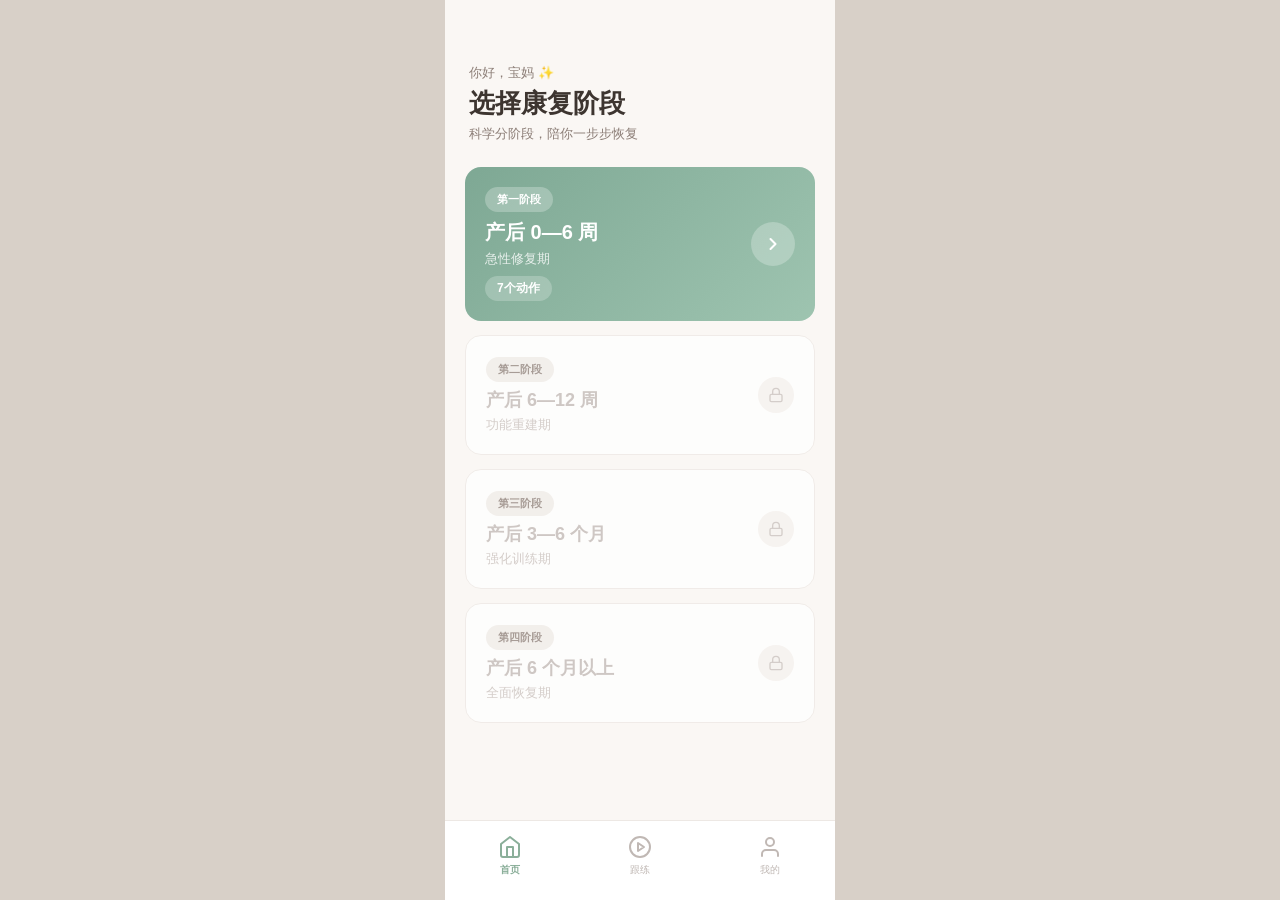
<file: prototype/index.html>
<!DOCTYPE html>
<html lang="zh-CN">
<head>
<meta charset="UTF-8">
<meta name="viewport" content="width=device-width,initial-scale=1,maximum-scale=1,user-scalable=no">
<meta name="apple-mobile-web-app-capable" content="yes">
<meta name="apple-mobile-web-app-status-bar-style" content="default">
<title>产后修复</title>
<!--
  迁移至微信小程序时的关键变化：
  1. HTML → WXML，CSS → WXSS（单位 px → rpx，1px ≈ 2rpx @ 375px 设计稿）
  2. JS 操作 DOM → Page/Component setData()
  3. 路由：navigateTo / navigateBack / redirectTo
  4. 定时器：JS setInterval → 原生 setInterval（小程序支持，但生命周期需管理）
  5. 语音：注释中已标出 wx.textToSpeech 调用点
  6. 震动：注释中已标出 wx.vibrateShort 调用点
  7. 存储：localStorage → wx.setStorageSync / wx.getStorageSync
-->
<style>
/* ================================================================
   1. Design Tokens
   WeChat MP: 定义在 app.wxss 中作为全局 CSS 变量
   ================================================================ */
:root {
  /* Colors */
  --bg:            #FAF7F4;
  --primary:       #8BAF9A;
  --primary-dk:    #7EA894;
  --primary-lt:    #E8F2EC;
  --dark-bg:       #2A3530;
  --dark-surface:  #1E2826;
  --dark-card:     #3D524A;
  --dark-muted:    #5A7A6E;
  --dark-txt:      #9EC4B2;
  --txt-1:         #3D3530;
  --txt-2:         #8C7E77;
  --txt-3:         #C0B8B4;
  --card:          #FFFFFF;
  --border:        #EDE8E4;
  --warn:          #D4875A;
  --warn-bg:       #FFF8F0;
  --warm-bg:       #FFF3E8;
  --warm:          #C49060;
  /* Radius */
  --r-sm:  8px;
  --r-md:  12px;
  --r-lg:  16px;
  --r-xl:  20px;
  --r-full: 999px;
  /* Shadows */
  --shadow-card: 0 2px 12px rgba(61,53,48,.06);
  --shadow-btn:  0 4px 16px rgba(139,175,154,.35);
}

/* ================================================================
   2. Reset & Base
   ================================================================ */
*,*::before,*::after { box-sizing:border-box; margin:0; padding:0; }
html,body {
  width:100%; height:100%;
  background:#D8D0C8; /* outer frame bg */
  font-family:-apple-system,'PingFang SC','Hiragino Sans GB','Microsoft YaHei',sans-serif;
  -webkit-tap-highlight-color:transparent;
}
button { font-family:inherit; cursor:pointer; border:none; }
svg { display:block; }

/* ================================================================
   3. App Shell
   ================================================================ */
#app {
  position:relative;
  width:100%; max-width:390px;
  height:100vh;
  margin:0 auto;
  overflow:hidden;
  background:var(--bg);
  /* WeChat MP: 不需要此容器，小程序原生 fullscreen */
}

/* ================================================================
   4. Screen System — 滑动式页面切换
   WeChat MP: 使用 wx.navigateTo / wx.navigateBack 替代
   ================================================================ */
.screen {
  position:absolute; inset:0;
  display:flex; flex-direction:column;
  background:var(--bg);
  transform:translateX(100%);
  transition:transform .32s cubic-bezier(.4,0,.2,1);
  overflow:hidden;
  will-change:transform;
}
.screen.active  { transform:translateX(0); }
.screen.leaving { transform:translateX(-28%); }

/* ================================================================
   5. Common Components
   ================================================================ */

/* Status bar spacer — 适配刘海屏 */
.status-bar {
  height:44px; flex-shrink:0;
  /* WeChat MP: 动态设置 height = wx.getSystemInfoSync().statusBarHeight */
}

/* Nav bar */
.nav-bar {
  display:flex; align-items:center; justify-content:space-between;
  height:56px; padding:0 20px; flex-shrink:0;
}
.nav-back {
  display:flex; align-items:center; gap:4px;
  font-size:15px; color:var(--txt-1); cursor:pointer;
  padding:8px 8px 8px 0; /* enlarge tap area */
}
.nav-back svg { flex-shrink:0; }
.nav-title  { font-size:17px; font-weight:600; color:var(--txt-1); }
.nav-spacer { width:60px; }

/* Scrollable body area inside a screen */
.screen-body {
  flex:1; overflow-y:auto; -webkit-overflow-scrolling:touch;
}

/* Bottom action bar — sticky at screen bottom */
.bottom-bar {
  flex-shrink:0;
  padding:12px 20px 28px;
  background:var(--card);
  border-top:1px solid var(--border);
}
.bottom-bar.dark {
  background:var(--dark-bg);
  border-top:none;
  padding:12px 24px 40px;
}

/* Buttons */
.btn {
  display:flex; align-items:center; justify-content:center; gap:8px;
  width:100%; border:none; cursor:pointer;
  font-size:16px; font-weight:700;
  transition:opacity .15s, transform .12s;
}
.btn:active { opacity:.85; transform:scale(.98); }
.btn-primary {
  height:52px; border-radius:var(--r-full);
  background:var(--primary); color:#fff;
  box-shadow:var(--shadow-btn);
}
.btn-primary-dark {
  height:54px; border-radius:var(--r-full);
  background:var(--primary); color:#fff;
  box-shadow:0 4px 16px rgba(139,175,154,.4);
}
.btn-secondary-dark {
  height:48px; border-radius:var(--r-full);
  background:var(--dark-card); color:var(--dark-txt);
  font-weight:500;
}

/* Tag chips */
.tag {
  display:inline-flex; align-items:center;
  padding:4px 12px; border-radius:var(--r-full);
  font-size:12px; font-weight:600;
}
.tag-green { background:var(--primary-lt); color:#6A9882; }
.tag-warm  { background:var(--warm-bg);    color:var(--warm); }
.tag-gray  { background:#F0EDE9;           color:var(--txt-2); }
.tag-white { background:rgba(255,255,255,.22); color:#fff; }

/* Tab bar */
.tab-bar {
  display:flex; align-items:center; justify-content:space-around;
  height:80px; flex-shrink:0;
  background:var(--card);
  border-top:1px solid var(--border);
  padding-bottom:10px;
}
.tab-item {
  display:flex; flex-direction:column; align-items:center;
  gap:4px; cursor:pointer; padding:6px 16px;
}
.tab-item svg   { width:24px; height:24px; }
.tab-item span  { font-size:10px; }
.tab-item.on  svg  { stroke:var(--primary); }
.tab-item.on  span { color:var(--primary); font-weight:600; }
.tab-item.off svg  { stroke:var(--txt-3); }
.tab-item.off span { color:var(--txt-3); }

/* Section header */
.section-hd {
  display:flex; justify-content:space-between; align-items:center;
  padding:14px 20px 8px; flex-shrink:0;
}
.section-hd h3 { font-size:15px; font-weight:700; color:var(--txt-1); }
.section-hd span{ font-size:13px; color:var(--txt-2); }

/* ================================================================
   6. Screen 1 — 首页 / 阶段选择
   ================================================================ */
.home-header { padding:20px 24px 16px; flex-shrink:0; }
.home-greeting{ font-size:13px; color:var(--txt-2); margin-bottom:6px; }
.home-title   { font-size:26px; font-weight:700; color:var(--txt-1); line-height:1.2; }
.home-sub     { font-size:13px; color:var(--txt-2); margin-top:6px; }

.stage-list {
  padding:8px 20px 20px;
  display:flex; flex-direction:column; gap:14px;
}

/* Active stage card */
.s-card-on {
  border-radius:var(--r-lg);
  padding:20px;
  background:linear-gradient(135deg,#7EA894 0%,#9EC4B0 100%);
  display:flex; align-items:center; gap:16px;
  min-height:140px; cursor:pointer;
  transition:transform .15s;
}
.s-card-on:active { transform:scale(.98); }
.s-card-left { flex:1; }
.s-badge {
  display:inline-flex; padding:5px 12px;
  border-radius:var(--r-full);
  font-size:11px; font-weight:600; color:#fff;
  margin-bottom:7px;
}
.s-badge-on  { background:rgba(255,255,255,.25); }
.s-badge-off { background:#F0EDE9; color:var(--txt-2); font-size:11px; font-weight:600;
               padding:5px 12px; border-radius:var(--r-full); display:inline-flex; margin-bottom:6px; }
.s-period    { font-size:20px; font-weight:700; color:#fff; margin-bottom:4px; }
.s-sub       { font-size:13px; color:rgba(255,255,255,.8); }
.s-tags      { display:flex; gap:8px; margin-top:8px; }
.s-arrow {
  width:44px; height:44px; border-radius:50%;
  background:rgba(255,255,255,.25);
  display:flex; align-items:center; justify-content:center; flex-shrink:0;
}

/* Locked stage card */
.s-card-off {
  border-radius:var(--r-lg);
  padding:20px;
  background:var(--card); border:1.5px solid var(--border);
  display:flex; align-items:center; gap:16px;
  min-height:120px; cursor:pointer; opacity:.75;
  transition:opacity .15s;
}
.s-card-off:active { opacity:.55; }
.s-period-off { font-size:18px; font-weight:700; color:var(--txt-3); margin-bottom:4px; }
.s-sub-off    { font-size:13px; color:#C8C0BC; }
.s-lock {
  width:36px; height:36px; border-radius:50%;
  background:#F5F2EF;
  display:flex; align-items:center; justify-content:center; flex-shrink:0;
}

/* ================================================================
   7. Screen 2 — 阶段详情 / 动作列表
   ================================================================ */
.stage-banner {
  padding:0 24px 20px;
  background:linear-gradient(180deg,var(--primary-dk) 0%,var(--primary) 100%);
  flex-shrink:0;
}
.stage-banner h2 { font-size:22px; font-weight:700; color:#fff; }
.stage-banner p  { font-size:12px; color:rgba(255,255,255,.75); margin-top:4px; }

.goal-card {
  background:var(--card); padding:16px 20px; flex-shrink:0;
}
.goal-card h3  { font-size:14px; font-weight:700; color:var(--txt-1); margin-bottom:12px; }
.goal-list     { display:flex; flex-direction:column; gap:8px; }
.goal-item     { display:flex; align-items:center; gap:10px; font-size:13px; color:var(--txt-1); }
.goal-dot      { width:7px; height:7px; border-radius:50%; background:var(--primary); flex-shrink:0; }

.ex-list { padding:0 16px 16px; display:flex; flex-direction:column; gap:10px; }
.ex-item {
  display:flex; align-items:center; gap:12px;
  padding:0 14px; height:68px;
  background:var(--card); border-radius:var(--r-md); border:1px solid var(--border);
  cursor:pointer; transition:background .12s;
}
.ex-item:active { background:#F5F2EF; }
.ex-icon {
  width:44px; height:44px; border-radius:10px; background:var(--primary-lt);
  display:flex; align-items:center; justify-content:center; flex-shrink:0;
}
.ex-icon svg { stroke:var(--primary); }
.ex-info { flex:1; }
.ex-name { font-size:15px; font-weight:600; color:var(--txt-1); }
.ex-freq { font-size:12px; color:var(--txt-2); margin-top:3px; }
.ex-chevron svg { stroke:var(--txt-3); }
.more-hint { text-align:center; font-size:13px; font-weight:600; color:var(--primary); padding:4px 0 4px; }

/* ================================================================
   8. Screen 3 — 动作详情
   ================================================================ */
.ex-img {
  background:var(--primary-lt); height:200px; flex-shrink:0;
  display:flex; flex-direction:column; align-items:center; justify-content:center; gap:12px;
}
.ex-img-circle {
  width:80px; height:80px; border-radius:50%; background:var(--primary);
  display:flex; align-items:center; justify-content:center;
}
.ex-img-circle svg { stroke:#fff; }
.ex-img p { font-size:13px; color:var(--primary); }

.detail-info { background:var(--card); padding:18px 20px 14px; flex-shrink:0; }
.detail-name { font-size:22px; font-weight:700; color:var(--txt-1); margin-bottom:10px; }
.detail-tags { display:flex; flex-wrap:wrap; gap:8px; margin-bottom:10px; }
.detail-purpose { font-size:13px; color:var(--txt-2); line-height:1.65; }

.steps-sec { background:var(--bg); padding:16px 20px 12px; flex-shrink:0; }
.steps-sec h3 { font-size:15px; font-weight:700; color:var(--txt-1); margin-bottom:12px; }
.step-item { display:flex; align-items:flex-start; gap:12px; margin-bottom:10px; }
.step-num  {
  width:26px; height:26px; border-radius:50%; background:var(--primary);
  display:flex; align-items:center; justify-content:center;
  font-size:13px; font-weight:700; color:#fff; flex-shrink:0;
}
.step-txt { font-size:13px; color:var(--txt-1); line-height:1.65; padding-top:3px; }

.notes-sec { background:var(--warn-bg); padding:16px 20px; flex-shrink:0; }
.notes-hd  { display:flex; align-items:center; gap:8px; margin-bottom:10px; }
.notes-hd svg  { stroke:var(--warn); flex-shrink:0; }
.notes-hd span { font-size:14px; font-weight:700; color:var(--warn); }
.note-item { display:flex; align-items:flex-start; gap:10px; margin-bottom:8px; }
.note-dot  { width:5px; height:5px; border-radius:50%; background:var(--warn); flex-shrink:0; margin-top:6px; }
.note-txt  { font-size:13px; color:var(--txt-2); line-height:1.65; }

/* ================================================================
   9. Screen 4 — 口令跟练
   ================================================================ */
#screen-practice { background:var(--dark-bg); }

.p-nav {
  display:flex; align-items:center; justify-content:space-between;
  padding:0 20px; height:56px; flex-shrink:0;
}
.p-close {
  width:36px; height:36px; border-radius:50%; background:var(--dark-card);
  display:flex; align-items:center; justify-content:center; cursor:pointer;
  border:none;
}
.p-close svg { stroke:var(--dark-txt); }
.p-nav-title { font-size:17px; font-weight:600; color:#fff; }

.p-progress { padding:8px 24px 0; flex-shrink:0; }
.p-progress-row {
  display:flex; justify-content:space-between; align-items:center; margin-bottom:10px;
}
.p-lbl { font-size:13px; color:var(--dark-txt); }
.p-track { width:100%; height:4px; background:var(--dark-card); border-radius:2px; overflow:hidden; }
.p-fill  { height:100%; background:var(--primary); border-radius:2px; transition:width .4s ease; }

.p-main {
  flex:1;
  display:flex; flex-direction:column; align-items:center; justify-content:center;
  gap:22px; padding:0 24px;
}

.cue-text {
  font-size:28px; font-weight:700; color:#9EC4B2;
  text-align:center; line-height:1.3; letter-spacing:.5px;
  transition:opacity .2s;
}
.cue-text.rest { color:var(--dark-muted); font-size:22px; }

/* Circular timer */
.timer-wrap { position:relative; width:220px; height:220px; flex-shrink:0; }
.timer-svg  {
  position:absolute; inset:0;
  width:100%; height:100%;
  transform:rotate(-90deg); /* start from 12 o'clock */
}
.ring-bg       { fill:var(--dark-surface); }
.ring-track    { fill:none; stroke:var(--dark-card); stroke-width:10; }
.ring-progress {
  fill:none; stroke:var(--primary); stroke-width:10; stroke-linecap:round;
  stroke-dasharray:553;
  stroke-dashoffset:0;
}
.ring-progress.rest { stroke:var(--dark-muted); }

/* 圆环由 JS requestAnimationFrame 驱动，此处无 CSS 动画 */
.timer-num {
  position:absolute; top:50%; left:50%;
  transform:translate(-50%,-50%);
  font-size:72px; font-weight:700; color:#E8F2EC; line-height:1;
  /* WeChat MP: 使用 text 组件 */
}

.phase-chip {
  padding:8px 20px; border-radius:var(--r-full);
  background:var(--dark-card);
  font-size:14px; color:var(--dark-txt);
}
.next-cue-txt { font-size:13px; color:var(--dark-muted); text-align:center; }

.ctrl-bar {
  display:flex; align-items:center; justify-content:center;
  gap:40px; padding:16px 40px 40px; flex-shrink:0;
}
.ctrl-sm {
  width:60px; height:60px; border-radius:50%;
  background:var(--dark-card); border:none;
  display:flex; flex-direction:column; align-items:center; justify-content:center; gap:4px;
  cursor:pointer; transition:opacity .15s;
}
.ctrl-sm:active { opacity:.7; }
.ctrl-sm svg   { stroke:var(--dark-txt); }
.ctrl-sm span  { font-size:10px; color:var(--dark-muted); }
.ctrl-lg {
  width:80px; height:80px; border-radius:50%;
  background:var(--primary); border:none;
  display:flex; align-items:center; justify-content:center;
  cursor:pointer;
  box-shadow:0 4px 20px rgba(139,175,154,.4);
  transition:transform .12s, box-shadow .12s;
}
.ctrl-lg:active { transform:scale(.93); box-shadow:0 2px 10px rgba(139,175,154,.3); }
.ctrl-lg svg { stroke:#fff; }

/* ================================================================
   10. Screen 5 — 练习完成
   ================================================================ */
#screen-complete { background:var(--dark-bg); }

.done-top {
  display:flex; justify-content:flex-end;
  padding:12px 20px 0; flex-shrink:0;
}
.done-close {
  width:36px; height:36px; border-radius:50%; background:var(--dark-card);
  display:flex; align-items:center; justify-content:center; cursor:pointer; border:none;
}
.done-close svg { stroke:var(--dark-txt); }

.done-hero {
  flex:1; display:flex; flex-direction:column; align-items:center; justify-content:center;
  gap:20px; padding:0 32px;
}
.check-circle {
  width:100px; height:100px; border-radius:50%; background:var(--primary);
  display:flex; align-items:center; justify-content:center;
  animation:popIn .4s cubic-bezier(.34,1.56,.64,1);
}
@keyframes popIn { from{ transform:scale(0); opacity:0; } to{ transform:scale(1); opacity:1; } }
.check-circle svg { stroke:#fff; }
.done-title    { font-size:34px; font-weight:700; color:#fff; }
.done-subtitle { font-size:16px; color:var(--dark-txt); }
.encourage-card {
  width:100%; background:var(--dark-surface); border-radius:var(--r-lg);
  padding:20px 24px;
  font-size:15px; color:var(--dark-txt); line-height:1.8;
  text-align:center; white-space:pre-line;
}
.stats-row { display:flex; gap:12px; width:100%; }
.stat-card {
  flex:1; background:var(--dark-surface); border-radius:14px;
  padding:16px 0;
  display:flex; flex-direction:column; align-items:center; gap:6px;
}
.stat-val { font-size:26px; font-weight:700; color:var(--primary); }
.stat-lbl { font-size:12px; color:var(--dark-muted); }

.done-bottom { padding:0 24px 44px; display:flex; flex-direction:column; gap:12px; flex-shrink:0; }

/* ================================================================
   11. Modal / Sheet
   ================================================================ */
.modal-mask {
  position:absolute; inset:0;
  background:rgba(0,0,0,.55); z-index:50;
  display:flex; align-items:flex-end;
  opacity:0; pointer-events:none;
  transition:opacity .25s;
}
.modal-mask.show { opacity:1; pointer-events:all; }
.modal-sheet {
  width:100%; background:#fff; border-radius:20px 20px 0 0;
  padding:24px 24px 44px;
  transform:translateY(100%); transition:transform .3s cubic-bezier(.4,0,.2,1);
}
.modal-mask.show .modal-sheet { transform:translateY(0); }
.modal-title { font-size:18px; font-weight:700; color:var(--txt-1); margin-bottom:8px; }
.modal-body  { font-size:14px; color:var(--txt-2); margin-bottom:24px; line-height:1.6; }
.modal-acts  { display:flex; flex-direction:column; gap:12px; }
.btn-modal-p {
  width:100%; height:50px; border-radius:var(--r-full); border:none;
  background:var(--primary); color:#fff; font-size:16px; font-weight:600; cursor:pointer;
}
.btn-modal-s {
  width:100%; height:50px; border-radius:var(--r-full); border:none;
  background:#F0EDE9; color:var(--txt-2); font-size:16px; cursor:pointer;
}

/* ================================================================
   12. Toast
   WeChat MP: 使用 wx.showToast()
   ================================================================ */
.toast {
  position:absolute; bottom:110px; left:50%;
  transform:translateX(-50%) translateY(8px);
  background:rgba(42,53,48,.9); color:#fff;
  padding:10px 20px; border-radius:var(--r-full);
  font-size:14px; white-space:nowrap;
  opacity:0; pointer-events:none; z-index:100;
  transition:opacity .2s, transform .2s;
}
.toast.show { opacity:1; transform:translateX(-50%) translateY(0); }
</style>
</head>
<body>
<div id="app">

<!-- ================================================================
     Screen 1 · 首页 / 阶段选择
     WeChat MP: pages/index/index
     ================================================================ -->
<div class="screen active" id="s-home">
  <div class="status-bar"></div>
  <div class="home-header">
    <p class="home-greeting">你好，宝妈 ✨</p>
    <h1 class="home-title">选择康复阶段</h1>
    <p class="home-sub">科学分阶段，陪你一步步恢复</p>
  </div>
  <div class="screen-body">
    <div class="stage-list">

      <!-- 第一阶段：可选 -->
      <div class="s-card-on" onclick="Nav.go('s-stage')">
        <div class="s-card-left">
          <div class="s-badge s-badge-on">第一阶段</div>
          <div class="s-period">产后 0—6 周</div>
          <div class="s-sub">急性修复期</div>
          <div class="s-tags">
            <span class="tag tag-white">7个动作</span>
          </div>
        </div>
        <div class="s-arrow">
          <svg width="20" height="20" viewBox="0 0 24 24" fill="none" stroke="#fff" stroke-width="2.5" stroke-linecap="round" stroke-linejoin="round"><path d="M9 18l6-6-6-6"/></svg>
        </div>
      </div>

      <!-- 第二-四阶段：锁定 -->
      <div class="s-card-off" onclick="UI.toast('该阶段暂未开放，请先完成第一阶段 🌱')">
        <div class="s-card-left">
          <div class="s-badge-off">第二阶段</div>
          <div class="s-period-off">产后 6—12 周</div>
          <div class="s-sub-off">功能重建期</div>
        </div>
        <div class="s-lock">
          <svg width="16" height="16" viewBox="0 0 24 24" fill="none" stroke="#C8C0BC" stroke-width="2" stroke-linecap="round" stroke-linejoin="round"><rect x="3" y="11" width="18" height="11" rx="2"/><path d="M7 11V7a5 5 0 0 1 10 0v4"/></svg>
        </div>
      </div>

      <div class="s-card-off" onclick="UI.toast('该阶段暂未开放，请先完成第一阶段 🌱')">
        <div class="s-card-left">
          <div class="s-badge-off">第三阶段</div>
          <div class="s-period-off">产后 3—6 个月</div>
          <div class="s-sub-off">强化训练期</div>
        </div>
        <div class="s-lock">
          <svg width="16" height="16" viewBox="0 0 24 24" fill="none" stroke="#C8C0BC" stroke-width="2" stroke-linecap="round" stroke-linejoin="round"><rect x="3" y="11" width="18" height="11" rx="2"/><path d="M7 11V7a5 5 0 0 1 10 0v4"/></svg>
        </div>
      </div>

      <div class="s-card-off" onclick="UI.toast('该阶段暂未开放，请先完成第一阶段 🌱')">
        <div class="s-card-left">
          <div class="s-badge-off">第四阶段</div>
          <div class="s-period-off">产后 6 个月以上</div>
          <div class="s-sub-off">全面恢复期</div>
        </div>
        <div class="s-lock">
          <svg width="16" height="16" viewBox="0 0 24 24" fill="none" stroke="#C8C0BC" stroke-width="2" stroke-linecap="round" stroke-linejoin="round"><rect x="3" y="11" width="18" height="11" rx="2"/><path d="M7 11V7a5 5 0 0 1 10 0v4"/></svg>
        </div>
      </div>

    </div>
  </div><!-- /screen-body -->

  <!-- Tab Bar -->
  <div class="tab-bar">
    <div class="tab-item on">
      <svg viewBox="0 0 24 24" fill="none" stroke-width="2" stroke-linecap="round" stroke-linejoin="round"><path d="M3 9l9-7 9 7v11a2 2 0 0 1-2 2H5a2 2 0 0 1-2-2z"/><polyline points="9 22 9 12 15 12 15 22"/></svg>
      <span>首页</span>
    </div>
    <div class="tab-item off" onclick="UI.toast('跟练功能在动作详情页启动')">
      <svg viewBox="0 0 24 24" fill="none" stroke-width="2" stroke-linecap="round" stroke-linejoin="round"><circle cx="12" cy="12" r="10"/><polygon points="10 8 16 12 10 16 10 8"/></svg>
      <span>跟练</span>
    </div>
    <div class="tab-item off" onclick="UI.toast('我的功能即将上线 💚')">
      <svg viewBox="0 0 24 24" fill="none" stroke-width="2" stroke-linecap="round" stroke-linejoin="round"><path d="M20 21v-2a4 4 0 0 0-4-4H8a4 4 0 0 0-4 4v2"/><circle cx="12" cy="7" r="4"/></svg>
      <span>我的</span>
    </div>
  </div>
</div>


<!-- ================================================================
     Screen 2 · 阶段详情 / 动作列表
     WeChat MP: pages/stage/stage
     ================================================================ -->
<div class="screen" id="s-stage">
  <div class="status-bar" style="background:#7EA894"></div>
  <div class="nav-bar" style="background:#7EA894">
    <div class="nav-back" onclick="Nav.back()" style="color:#fff">
      <svg width="22" height="22" viewBox="0 0 24 24" fill="none" stroke="#fff" stroke-width="2.5" stroke-linecap="round" stroke-linejoin="round"><path d="M15 18l-6-6 6-6"/></svg>
      返回
    </div>
    <span class="nav-title" style="color:#fff">第一阶段</span>
    <div class="nav-spacer"></div>
  </div>
  <div class="stage-banner">
    <h2>产后 0—6 周</h2>
    <p>急性修复期 · 顺产24h后 / 剖宫产48-72h后开始</p>
  </div>

  <div class="screen-body">
    <div class="goal-card">
      <h3>本阶段运动目标</h3>
      <div class="goal-list">
        <div class="goal-item"><div class="goal-dot"></div><span>促进血液循环，预防下肢血栓</span></div>
        <div class="goal-item"><div class="goal-dot"></div><span>温和激活盆底和深层核心</span></div>
        <div class="goal-item"><div class="goal-dot"></div><span>改善呼吸模式，恢复核心内压调控</span></div>
        <div class="goal-item"><div class="goal-dot"></div><span>缓解腰背疼痛和水肿</span></div>
      </div>
    </div>

    <div class="section-hd">
      <h3>本阶段动作</h3>
      <span>共 7 个动作</span>
    </div>
    <div class="ex-list" id="ex-list"><!-- 由 JS 渲染 --></div>
  </div><!-- /screen-body -->

  <div class="bottom-bar">
    <button class="btn btn-primary" onclick="Practice.startFull()">
      <svg width="18" height="18" viewBox="0 0 24 24" fill="none" stroke="currentColor" stroke-width="2.5" stroke-linecap="round" stroke-linejoin="round"><polygon points="5 3 19 12 5 21 5 3"/></svg>
      开始全套跟练
    </button>
  </div>
</div>


<!-- ================================================================
     Screen 3 · 动作详情
     WeChat MP: pages/exercise/exercise?id=xxx
     ================================================================ -->
<div class="screen" id="s-detail">
  <div class="status-bar"></div>
  <div class="nav-bar">
    <div class="nav-back" onclick="Nav.back()">
      <svg width="22" height="22" viewBox="0 0 24 24" fill="none" stroke="currentColor" stroke-width="2.5" stroke-linecap="round" stroke-linejoin="round"><path d="M15 18l-6-6 6-6"/></svg>
      返回
    </div>
    <span class="nav-title" id="d-title"></span>
    <div class="nav-spacer"></div>
  </div>
  <div class="screen-body">
    <div class="ex-img">
      <div class="ex-img-circle">
        <svg id="d-icon" width="36" height="36" viewBox="0 0 24 24" fill="none" stroke-width="2" stroke-linecap="round" stroke-linejoin="round"></svg>
      </div>
      <p>动作示意图</p>
    </div>
    <div class="detail-info">
      <div class="detail-name" id="d-name"></div>
      <div class="detail-tags" id="d-tags"></div>
      <div class="detail-purpose" id="d-purpose"></div>
    </div>
    <div class="steps-sec">
      <h3>动作步骤</h3>
      <div id="d-steps"></div>
    </div>
    <div class="notes-sec">
      <div class="notes-hd">
        <svg width="16" height="16" viewBox="0 0 24 24" fill="none" stroke-width="2" stroke-linecap="round" stroke-linejoin="round"><path d="M10.29 3.86L1.82 18a2 2 0 0 0 1.71 3h16.94a2 2 0 0 0 1.71-3L13.71 3.86a2 2 0 0 0-3.42 0z"/><line x1="12" y1="9" x2="12" y2="13"/><line x1="12" y1="17" x2="12.01" y2="17"/></svg>
        <span>注意事项</span>
      </div>
      <div id="d-notes"></div>
    </div>
  </div><!-- /screen-body -->
  <div class="bottom-bar">
    <button class="btn btn-primary" onclick="Practice.startSingle()">
      <svg width="18" height="18" viewBox="0 0 24 24" fill="none" stroke="currentColor" stroke-width="2.5" stroke-linecap="round" stroke-linejoin="round"><polygon points="5 3 19 12 5 21 5 3"/></svg>
      开始跟练此动作
    </button>
  </div>
</div>


<!-- ================================================================
     Screen 4 · 口令跟练
     WeChat MP: pages/practice/practice
     ================================================================ -->
<div class="screen" id="s-practice">
  <div class="status-bar" style="background:var(--dark-bg)"></div>
  <div class="p-nav">
    <button class="p-close" onclick="Practice.askExit()">
      <svg width="18" height="18" viewBox="0 0 24 24" fill="none" stroke-width="2.5" stroke-linecap="round" stroke-linejoin="round"><line x1="18" y1="6" x2="6" y2="18"/><line x1="6" y1="6" x2="18" y2="18"/></svg>
    </button>
    <span class="p-nav-title" id="p-ex-name"></span>
    <div style="width:36px"></div>
  </div>

  <div class="p-progress">
    <div class="p-progress-row">
      <span class="p-lbl" id="p-set-lbl">第 1 组 / 共 2 组</span>
      <span class="p-lbl" id="p-rep-lbl"></span>
    </div>
    <div class="p-track"><div class="p-fill" id="p-fill" style="width:0%"></div></div>
  </div>

  <div class="p-main">
    <div class="cue-text" id="p-cue">准备开始</div>

    <div class="timer-wrap">
      <svg class="timer-svg" viewBox="0 0 220 220">
        <circle class="ring-bg"       cx="110" cy="110" r="110"/>
        <circle class="ring-track"    cx="110" cy="110" r="88"/>
        <circle class="ring-progress" cx="110" cy="110" r="88" id="p-ring"/>
      </svg>
      <div class="timer-num" id="p-num">--</div>
    </div>

    <div class="phase-chip" id="p-phase">准备</div>
    <div class="next-cue-txt" id="p-next"></div>
  </div>

  <div class="ctrl-bar">
    <button class="ctrl-sm" onclick="Practice.timer.end()" title="结束">
      <svg width="22" height="22" viewBox="0 0 24 24" fill="none" stroke-width="2" stroke-linecap="round" stroke-linejoin="round"><rect x="3" y="3" width="18" height="18" rx="2"/></svg>
      <span>结束</span>
    </button>
    <button class="ctrl-lg" id="p-pause-btn" onclick="Practice.timer.togglePause()">
      <svg id="p-pause-icon" width="32" height="32" viewBox="0 0 24 24" fill="none" stroke="currentColor" stroke-width="2.5" stroke-linecap="round" stroke-linejoin="round">
        <line x1="6" y1="4" x2="6" y2="20"/><line x1="18" y1="4" x2="18" y2="20"/>
      </svg>
    </button>
    <button class="ctrl-sm" onclick="Practice.timer.skip()" title="跳过">
      <svg width="22" height="22" viewBox="0 0 24 24" fill="none" stroke-width="2" stroke-linecap="round" stroke-linejoin="round"><polygon points="5 4 15 12 5 20 5 4"/><line x1="19" y1="5" x2="19" y2="19"/></svg>
      <span>跳过</span>
    </button>
  </div>

  <!-- 退出确认 Modal -->
  <div class="modal-mask" id="exit-modal">
    <div class="modal-sheet">
      <div class="modal-title">确认结束跟练？</div>
      <div class="modal-body">当前进度不会保存，要继续努力哦 💪</div>
      <div class="modal-acts">
        <button class="btn-modal-p" onclick="Practice.hideExit()">继续跟练</button>
        <button class="btn-modal-s" onclick="Practice.confirmExit()">确认退出</button>
      </div>
    </div>
  </div>
</div>


<!-- ================================================================
     Screen 5 · 练习完成
     WeChat MP: pages/complete/complete
     ================================================================ -->
<div class="screen" id="s-complete">
  <div class="status-bar" style="background:var(--dark-bg)"></div>
  <div class="done-top">
    <button class="done-close" onclick="Nav.go('s-home',true)">
      <svg width="18" height="18" viewBox="0 0 24 24" fill="none" stroke-width="2.5" stroke-linecap="round" stroke-linejoin="round"><line x1="18" y1="6" x2="6" y2="18"/><line x1="6" y1="6" x2="18" y2="18"/></svg>
    </button>
  </div>
  <div class="done-hero">
    <div class="check-circle">
      <svg width="48" height="48" viewBox="0 0 24 24" fill="none" stroke="#fff" stroke-width="3" stroke-linecap="round" stroke-linejoin="round"><polyline points="20 6 9 17 4 12"/></svg>
    </div>
    <div class="done-title">太棒了！</div>
    <div class="done-subtitle" id="done-sub">踝泵运动已完成</div>
    <div class="encourage-card" id="done-encourage"></div>
    <div class="stats-row">
      <div class="stat-card">
        <div class="stat-val" id="done-sets">2</div>
        <div class="stat-lbl">组已完成</div>
      </div>
      <div class="stat-card">
        <div class="stat-val" id="done-time">3 min</div>
        <div class="stat-lbl">训练时长</div>
      </div>
    </div>
  </div>
  <div class="done-bottom">
    <button class="btn btn-primary-dark" id="done-next-btn">
      <svg width="18" height="18" viewBox="0 0 24 24" fill="none" stroke="currentColor" stroke-width="2.5" stroke-linecap="round" stroke-linejoin="round"><line x1="5" y1="12" x2="19" y2="12"/><polyline points="12 5 19 12 12 19"/></svg>
      继续下一个动作
    </button>
    <button class="btn btn-secondary-dark" onclick="Nav.go('s-stage',true)">返回动作列表</button>
  </div>
</div>

<!-- Toast -->
<div class="toast" id="toast"></div>

</div><!-- /#app -->

<!-- ================================================================
     JavaScript
     ================================================================ -->
<script>
'use strict';

/* ----------------------------------------------------------------
   数据层 — 第一阶段全部动作
   WeChat MP: 移至 data/stage1.js，通过 require 引入
   ---------------------------------------------------------------- */
const EXERCISES = [
  {
    id: 'e01',
    name: '踝泵运动',
    icon: '<polyline points="22 12 18 12 15 21 9 3 6 12 2 12"/>',
    tags: [
      { label:'预防血栓', cls:'tag-green' },
      { label:'小腿肌群', cls:'tag-warm'  },
      { label:'每小时1-2组', cls:'tag-gray' }
    ],
    purpose: '激活小腿肌肉泵，促进静脉回流，预防深静脉血栓（DVT）。无论顺产或剖宫产，术后当天即可在床上开始。',
    steps: [
      '脚尖向上勾起（背屈），保持 2 秒',
      '脚尖向下绷直（跖屈），保持 2 秒',
      '顺时针画圆 10 次，逆时针画圆 10 次'
    ],
    notes: [
      '剖宫产术后当天在床上即可开始',
      '小腿出现明显肿痛、发热、发红时立即停止，警惕血栓'
    ],
    freq: '每小时 1-2 组 · 各方向 20 次',
    practice: {
      totalSets: 2,
      rest: 10,
      steps: [
        { cue:'准备好了，我们开始踝泵运动', phase:'准备', dur:3 },
        { cue:'脚尖向上勾起',  phase:'背屈 · 保持 2 秒', dur:2 },
        { cue:'向下绷直',      phase:'跖屈 · 保持 2 秒', dur:2 },
        { cue:'顺时针画圆',    phase:'画圆 · 顺时针',    dur:10 },
        { cue:'逆时针画圆',    phase:'画圆 · 逆时针',    dur:10 }
      ],
      // PRD 节奏：向上勾起+向下绷直 交替20次，再加画圆
      // 用 repeatGroup 表示"循环执行 [step2, step3] 20 次"
      repeatGroup: { from: 1, to: 2, times: 20 }
    }
  },
  {
    id: 'e02',
    name: '腹式呼吸',
    icon: '<path d="M9.59 4.59A2 2 0 1 1 11 8H2m10.59 11.41A2 2 0 1 0 14 16H2m15.73-8.27A2.5 2.5 0 1 1 19.5 12H2"/>',
    tags: [
      { label:'激活横膈膜', cls:'tag-green' },
      { label:'核心内压',   cls:'tag-warm'  },
      { label:'每天2-3次',  cls:'tag-gray'  }
    ],
    purpose: '重建横膈膜-盆底协同机制，恢复核心内压调控，激活腹横肌。是产后最基础也最重要的康复练习之一。',
    steps: [
      '仰卧屈膝，双手轻放腹部',
      '鼻子缓慢吸气 4 秒，感受腹部向四周柔和扩张，盆底随之轻柔放松',
      '用嘴缓慢呼气 6 秒（可发"嘶"声），腹部温和内收，盆底随之上提',
      '共做 10-15 次为一组'
    ],
    notes: [
      '不要用力憋气或用力推腹',
      '剖宫产初期若切口有牵拉感属正常，不要因此屏住呼吸',
      '若头晕，减慢呼吸节奏或休息片刻'
    ],
    freq: '每天 2-3 次 · 每次 10-15 分钟',
    practice: {
      totalSets: 3,
      rest: 20,
      steps: [
        { cue:'双膝屈曲，双手轻放腹部，跟着我呼吸', phase:'准备',       dur:4 },
        { cue:'鼻子缓慢吸气……',                      phase:'吸气 · 4秒', dur:4 },
        { cue:'缓慢呼出……',                           phase:'呼气 · 6秒', dur:6 }
      ],
      repeatGroup: { from: 1, to: 2, times: 10 }
    }
  },
  {
    id: 'e03',
    name: '基础凯格尔',
    icon: '<path d="M20.84 4.61a5.5 5.5 0 0 0-7.78 0L12 5.67l-1.06-1.06a5.5 5.5 0 0 0-7.78 7.78l1.06 1.06L12 21.23l7.78-7.78 1.06-1.06a5.5 5.5 0 0 0 0-7.78z"/>',
    tags: [
      { label:'唤醒盆底',  cls:'tag-green' },
      { label:'盆底肌群',  cls:'tag-warm'  },
      { label:'每天3组',   cls:'tag-gray'  }
    ],
    purpose: '唤醒盆底本体感觉，温和激活盆底肌，改善产后漏尿和盆腔器官支撑力。',
    steps: [
      '仰卧屈膝，全身放松，先感受盆底完全放松（想象如一朵花打开）',
      '缓慢收缩盆底（想象用肌肉阻断排尿），保持 5 秒',
      '缓慢放松，完全松开，保持 5 秒',
      '快速收缩放松，1秒1次，共10次为一组'
    ],
    notes: [
      '顺产会阴伤口疼痛加剧时停止，待减轻后再尝试',
      '不要同时收紧臀部、大腿或腹部',
      '不要在排尿过程中练习憋尿'
    ],
    freq: '每天 3 组 · 慢缩×10 + 快缩×10',
    practice: {
      totalSets: 3,
      rest: 15,
      steps: [
        { cue:'放松全身，感受盆底',   phase:'准备',       dur:4  },
        { cue:'缓慢收缩……',           phase:'收缩 · 5秒', dur:5 },
        { cue:'缓慢放松……',           phase:'放松 · 5秒', dur:5 },
        { cue:'快速收缩！',            phase:'快速抽动',   dur:1 }
      ],
      repeatGroup: { from: 1, to: 2, times: 10 },
      repeatGroup2: { from: 3, to: 3, times: 10 }
    }
  },
  {
    id: 'e04',
    name: '腹横肌激活',
    icon: '<polygon points="12 2 2 7 12 12 22 7 12 2"/><polyline points="2 17 12 22 22 17"/><polyline points="2 12 12 17 22 12"/>',
    tags: [
      { label:'深层核心', cls:'tag-green' },
      { label:'腹横肌',   cls:'tag-warm'  },
      { label:'每天2次',  cls:'tag-gray'  }
    ],
    purpose: '在最安全体位下激活最深层腹肌，避免增加腹内压，是修复腹直肌分离的基础练习。',
    steps: [
      '仰卧屈膝，先做一次腹式呼吸',
      '呼气时，轻轻将肚脐向脊柱方向内收（像把肚皮从裤腰带上拿开）',
      '保持轻度内收，做 3-5 次正常呼吸后放松',
      '重复 8-10 次为一组'
    ],
    notes: [
      '千万不要憋气！应能在保持内收的同时正常呼吸',
      '剖宫产若腹部切口有牵拉感，减小内收幅度'
    ],
    freq: '每天 2 次 · 每次 8-10 个',
    practice: {
      totalSets: 2,
      rest: 20,
      steps: [
        { cue:'仰卧屈膝，先做一次腹式呼吸',  phase:'准备',      dur:8 },
        { cue:'呼气，轻轻内收肚脐',            phase:'内收',      dur:6 },
        { cue:'保持内收，正常呼吸',             phase:'维持 10秒', dur:10 },
        { cue:'放松',                           phase:'放松 3秒',  dur:3 }
      ],
      repeatGroup: { from: 1, to: 3, times: 10 }
    }
  },
  {
    id: 'e05',
    name: '翻身起床姿势',
    icon: '<polyline points="1 4 1 10 7 10"/><path d="M3.51 15a9 9 0 1 0 .49-4.37"/>',
    tags: [
      { label:'日常动作',  cls:'tag-green' },
      { label:'保护腹压',  cls:'tag-gray'  }
    ],
    purpose: '减少腹压，保护腹直肌和盆底，防止剖宫产伤口在起床时受力撕裂。每次起床都应执行。',
    steps: [
      '先将双腿一起滚向侧方',
      '用下方手肘和上方手掌撑床，将身体推起至坐位',
      '坐稳后再慢慢起立',
      '【禁止】直接从仰卧坐起——这会极大增加腹内压'
    ],
    notes: [
      '剖宫产妈妈尤其重要，每次起床都要使用此方法',
      '坐起后先感受一下，无头晕再缓慢站立'
    ],
    freq: '日常动作 · 每次起床时执行',
    practice: {
      totalSets: 1,
      rest: 0,
      steps: [
        { cue:'我们练习正确的翻身起床',  phase:'准备',  dur:3 },
        { cue:'双腿一起滚向侧方',        phase:'步骤一', dur:4 },
        { cue:'手肘和手掌撑床',          phase:'步骤二', dur:4 },
        { cue:'推起身体至坐位',          phase:'步骤三', dur:3 },
        { cue:'坐稳，缓慢起立',          phase:'步骤四', dur:4 }
      ]
    }
  },
  {
    id: 'e06',
    name: '床上腿部运动',
    icon: '<line x1="5" y1="12" x2="19" y2="12"/><polyline points="12 5 19 12 12 19"/>',
    tags: [
      { label:'下肢力量',   cls:'tag-green' },
      { label:'髋屈肌',     cls:'tag-warm'  },
      { label:'每天1-2组',  cls:'tag-gray'  }
    ],
    purpose: '在不增加腹内压的前提下，温和激活髋屈肌和下肢肌肉，改善血液循环，预防下肢无力。',
    steps: [
      '仰卧屈膝，双脚平踩床面',
      '呼气，轻度激活腹横肌（轻轻内收肚脐）',
      '缓慢将一条腿沿床面向远端滑出，脚跟不离床',
      '腿伸直后停顿 1-2 秒，再缓慢弯回，两侧交替'
    ],
    notes: [
      '腿滑出时腰背不要拱起，保持脊柱中立',
      '感觉腹部"撑起来"说明腹压过大，减小动作幅度'
    ],
    freq: '每天 1-2 组 · 每侧 10 次',
    practice: {
      totalSets: 2,
      rest: 15,
      steps: [
        { cue:'仰卧屈膝，准备好了',          phase:'准备',      dur:3  },
        { cue:'呼气，激活核心',               phase:'核心激活',  dur:3  },
        { cue:'右腿缓慢沿床面滑出',           phase:'右腿滑出',  dur:3 },
        { cue:'停顿',                         phase:'保持 2秒',  dur:2 },
        { cue:'缓慢弯回',                     phase:'收腿',      dur:3 },
        { cue:'换左腿',                        phase:'换腿',      dur:2  },
        { cue:'左腿缓慢沿床面滑出',           phase:'左腿滑出',  dur:3 },
        { cue:'停顿',                         phase:'保持 2秒',  dur:2 },
        { cue:'缓慢弯回',                     phase:'收腿',      dur:3 }
      ],
      repeatGroup: { from: 2, to: 4, times: 10 },
      repeatGroup2: { from: 6, to: 8, times: 10 }
    }
  },
  {
    id: 'e07',
    name: '坐姿与站姿管理',
    icon: '<path d="M20 21v-2a4 4 0 0 0-4-4H8a4 4 0 0 0-4 4v2"/><circle cx="12" cy="7" r="4"/>',
    tags: [
      { label:'姿势纠正',  cls:'tag-green' },
      { label:'日常指导',  cls:'tag-gray'  }
    ],
    purpose: '纠正产后常见的腰椎过度前凸和圆肩驼背，减轻哺乳造成的颈肩疲劳，降低慢性腰痛风险。',
    steps: [
      '坐时坐骨均匀承重，不塌腰拱背',
      '肩膀自然后落，哺乳时用哺乳枕垫高婴儿，避免低头弓背',
      '站立时重心均匀分布在双脚，不习惯性偏重一侧',
      '抱婴儿时不要总用单侧髋部"托孩子"'
    ],
    notes: [
      '每隔 30 分钟提醒自己检查一次坐姿',
      '哺乳姿势非常关键，长期弓背会加重颈椎问题'
    ],
    freq: '日常意识 · 随时调整',
    practice: {
      totalSets: 1,
      rest: 0,
      steps: [
        { cue:'我们来做一次坐姿检查',      phase:'开始',    dur:4 },
        { cue:'坐骨均匀承重，不塌腰',      phase:'骨盆中立', dur:8 },
        { cue:'肩膀自然后落，不耸肩',      phase:'肩部放松', dur:8 },
        { cue:'深呼吸，感受正确体态',      phase:'放松感受', dur:8 }
      ]
    }
  }
];

const ENCOURAGEMENTS = [
  '"每一次小小的坚持，\n都是送给自己最好的礼物。\n你正在一步步找回那个强大的自己 💚"',
  '"今天的你，比昨天更好。\n身体正在悄悄记住每一次努力，\n继续加油！"',
  '"产后康复不是赛跑，是一段温柔的旅程。\n你今天做到了，就是胜利 🌸"',
  '"宝宝需要一个健康的妈妈，\n你正在为此努力，这很了不起！"',
  '"休息是恢复的一部分，运动也是。\n你在照顾好自己，这值得骄傲 ✨"'
];

/* ----------------------------------------------------------------
   导航系统
   WeChat MP: 替换为 wx.navigateTo / wx.navigateBack / wx.redirectTo
   ---------------------------------------------------------------- */
const Nav = {
  _stack: ['s-home'],

  go(id, isRoot = false) {
    const cur = document.querySelector('.screen.active');
    if (cur) {
      cur.classList.remove('active');
      if (!isRoot) cur.classList.add('leaving');
    }
    if (isRoot) {
      this._stack = [id];
      document.querySelectorAll('.screen.leaving').forEach(s => s.classList.remove('leaving'));
    } else {
      if (cur) this._stack.push(cur.id);
    }
    const next = document.getElementById(id);
    if (next) {
      // 强制 reflow 触发动画
      void next.offsetWidth;
      next.classList.add('active');
    }
  },

  back() {
    if (this._stack.length <= 1) return;
    const cur = document.querySelector('.screen.active');
    if (cur) cur.classList.remove('active');

    // 移除所有 leaving，把最后一个改为 active
    const prevId = this._stack.pop();
    document.querySelectorAll('.screen.leaving').forEach(s => s.classList.remove('leaving'));
    const prev = document.getElementById(prevId);
    if (prev) prev.classList.add('active');
  }
};

/* ----------------------------------------------------------------
   UI 工具
   ---------------------------------------------------------------- */
const UI = {
  _toastTimer: null,

  toast(msg) {
    /* WeChat MP: wx.showToast({ title: msg, icon: 'none', duration: 2500 }) */
    const el = document.getElementById('toast');
    el.textContent = msg;
    el.classList.add('show');
    clearTimeout(this._toastTimer);
    this._toastTimer = setTimeout(() => el.classList.remove('show'), 2500);
  }
};

/* ----------------------------------------------------------------
   跟练计时器引擎
   WeChat MP:
   - setInterval → 原生 JS setInterval（小程序支持）
   - 语音播报 → wx.textToSpeech()（已在注释中标出）
   - 震动反馈 → wx.vibrateShort({ type:'light' })（已在注释中标出）
   ---------------------------------------------------------------- */
class PracticeTimer {
  constructor() {
    this._seq = [];      // 展开后的完整步骤序列
    this._idx = 0;       // 当前步骤索引
    this._left = 0;      // 当前步骤剩余秒数
    this._total = 0;     // 序列总秒数（用于整体进度）
    this._elapsed = 0;   // 已经过秒数
    this._paused = false;
    this._tid = null;
    this._startTs = 0;
    this.exercise = null;
  }

  /* 将步骤展开为扁平序列，支持 repeatGroup（循环一组步骤 N 次）*/
  _build(exercise) {
    const seq = [];
    const { totalSets, steps, rest } = exercise.practice;
    const p = exercise.practice;

    for (let set = 1; set <= totalSets; set++) {
      // 收集本组要输出的步骤索引（考虑 repeatGroup）
      const indices = [];
      let i = 0;
      while (i < steps.length) {
        // 检查是否有 repeatGroup 覆盖当前索引
        const groups = [p.repeatGroup, p.repeatGroup2, p.repeatGroup3].filter(Boolean);
        let matched = false;
        for (const g of groups) {
          if (i === g.from) {
            for (let t = 0; t < g.times; t++) {
              for (let j = g.from; j <= g.to; j++) {
                indices.push({ stepIdx: j, rep: t + 1, totalRep: g.times });
              }
            }
            i = g.to + 1;
            matched = true;
            break;
          }
        }
        if (!matched) {
          indices.push({ stepIdx: i });
          i++;
        }
      }

      for (const item of indices) {
        const s = steps[item.stepIdx];
        const entry = { cue: s.cue, phase: s.phase, dur: s.dur, set };
        if (item.totalRep) {
          entry.rep = item.rep;
          entry.totalRep = item.totalRep;
        }
        seq.push(entry);
      }

      if (set < totalSets && rest > 0) {
        seq.push({
          cue: `很好！休息 ${rest} 秒`,
          phase: `第 ${set} 组完成 · 休息`,
          dur: rest, set, isRest: true
        });
      }
    }
    return seq;
  }

  start(exercise) {
    this.stop();
    this.exercise = exercise;
    this._seq = this._build(exercise);
    this._idx = 0;
    this._elapsed = 0;
    this._total = this._seq.reduce((s, step) => s + step.dur, 0);
    this._paused = false;
    this._startTs = Date.now();

    // 更新标题
    document.getElementById('p-ex-name').textContent = exercise.name;
    // 重置暂停图标
    this._setPauseIcon(false);

    this._playStep();
  }

  _playStep() {
    if (this._idx >= this._seq.length) { this._complete(); return; }
    const step = this._seq[this._idx];
    this._left = step.dur;
    this._render(step);
    this._startRingAnim(step); // 独立的环形动画，不依赖 CSS transition
    this._startTick();

    /* WeChat MP: 语音播报
    if (!step.isRest) {
      wx.textToSpeech({ lang:'zh_CN', speed:1, content: step.cue, success(res) {
        const a = wx.createInnerAudioContext(); a.src = res.filename; a.play();
      }});
    }
    */

    /* WeChat MP: 震动反馈
    wx.vibrateShort({ type:'light' });
    */
  }

  _startTick() {
    if (this._tid) clearInterval(this._tid);
    // 立即显示当前步的起始秒数
    this._render(this._seq[this._idx]);
    this._tid = setInterval(() => {
      if (this._paused) return;
      this._left--;
      this._elapsed++;
      if (this._left < 0) this._left = 0;
      this._render(this._seq[this._idx]);
      if (this._left <= 0) {
        clearInterval(this._tid);
        this._idx++;
        this._playStep();
      }
    }, 1000);
  }

  _render(step) {
    if (!step) return;

    // 进度条
    const pct = Math.min(100, (this._idx / this._seq.length) * 100);
    document.getElementById('p-fill').style.width = pct + '%';

    // 组数
    const totalSets = this.exercise.practice.totalSets;
    document.getElementById('p-set-lbl').textContent = `第 ${step.set} 组 / 共 ${totalSets} 组`;

    // 重复次数标签
    const repTxt = (step.totalRep && step.totalRep > 1) ? `第 ${step.rep} / ${step.totalRep} 次` : '';
    document.getElementById('p-rep-lbl').textContent = repTxt;

    // 口令文字
    const cueEl = document.getElementById('p-cue');
    cueEl.textContent = step.cue;
    cueEl.className = 'cue-text' + (step.isRest ? ' rest' : '');

    // 阶段标签
    document.getElementById('p-phase').textContent = step.phase || '';

    // 倒计时数字（圆环本身由 _startRingAnim 的 @keyframes 驱动，不在此处更新）
    document.getElementById('p-num').textContent = String(this._left).padStart(2, '0');

    // 下一步提示
    const nextStep = this._seq[this._idx + 1];
    document.getElementById('p-next').textContent =
      nextStep ? `下一步：${nextStep.cue}` : '即将完成 ✨';
  }

  /* rAF 驱动圆环动画，跟随倒计时同步 */
  _startRingAnim(step) {
    if (this._rafId) { cancelAnimationFrame(this._rafId); this._rafId = null; }

    const ring = document.getElementById('p-ring');
    if (!ring) return;
    ring.setAttribute('class', 'ring-progress' + (step.isRest ? ' rest' : ''));
    ring.style.transition = 'none';
    ring.style.strokeDashoffset = '0';

    this._ringDurMs = step.dur * 1000;
    this._ringStartMs = performance.now();

    const tick = () => {
      if (this._paused) {
        this._rafId = requestAnimationFrame(tick);
        return;
      }
      const elapsed = performance.now() - this._ringStartMs;
      const progress = Math.min(1, elapsed / this._ringDurMs);
      ring.style.strokeDashoffset = String(553 * progress);
      if (progress < 1) {
        this._rafId = requestAnimationFrame(tick);
      }
    };
    this._rafId = requestAnimationFrame(tick);
  }

  togglePause() {
    this._paused = !this._paused;
    this._setPauseIcon(this._paused);
  }

  _setPauseIcon(paused) {
    const icon = document.getElementById('p-pause-icon');
    icon.innerHTML = paused
      ? '<polygon points="5 3 19 12 5 21 5 3"/>'
      : '<line x1="6" y1="4" x2="6" y2="20"/><line x1="18" y1="4" x2="18" y2="20"/>';
  }

  skip() {
    clearInterval(this._tid);
    this._idx++;
    setTimeout(() => this._playStep(), 80);
  }

  end() { Practice.askExit(); }

  stop() {
    clearInterval(this._tid);
    this._tid = null;
    this._paused = false;
    if (this._rafId) {
      cancelAnimationFrame(this._rafId);
      this._rafId = null;
    }
    const ring = document.getElementById('p-ring');
    if (ring) {
      ring.style.transition = 'none';
      ring.style.strokeDashoffset = '0';
    }
  }

  _complete() {
    clearInterval(this._tid);
    const elapsed = Math.round((Date.now() - this._startTs) / 1000);
    const mins = Math.floor(elapsed / 60);
    const secs = elapsed % 60;
    const timeStr = mins > 0 ? `${mins} min ${secs > 0 ? secs + 's' : ''}` : `${secs} 秒`;

    const ex = this.exercise;
    const idx = EXERCISES.findIndex(e => e.id === ex.id);
    const nextEx = EXERCISES[idx + 1] || null;

    document.getElementById('done-sub').textContent = `${ex.name}已完成`;
    document.getElementById('done-sets').textContent = ex.practice.totalSets;
    document.getElementById('done-time').textContent = timeStr;
    document.getElementById('done-encourage').textContent =
      ENCOURAGEMENTS[Math.floor(Math.random() * ENCOURAGEMENTS.length)];

    const nextBtn = document.getElementById('done-next-btn');
    if (nextEx) {
      nextBtn.onclick = () => Practice.openExercise(nextEx.id);
      nextBtn.querySelector('svg').style.display = '';
      nextBtn.childNodes[nextBtn.childNodes.length - 1].textContent = `继续：${nextEx.name}`;
    } else {
      nextBtn.onclick = () => Nav.go('s-home', true);
      nextBtn.querySelector('svg').style.display = 'none';
      nextBtn.childNodes[nextBtn.childNodes.length - 1].textContent = '全套动作完成！返回首页 🎉';
    }

    Practice._completeEx = ex;
    Nav.go('s-complete');
  }
}

/* ----------------------------------------------------------------
   跟练控制器
   ---------------------------------------------------------------- */
const Practice = {
  timer: new PracticeTimer(),
  _curId: 'e01',
  _completeEx: null,

  /* 渲染动作列表 */
  renderList() {
    const ICON_STUB = (path) =>
      `<svg width="20" height="20" viewBox="0 0 24 24" fill="none" stroke="#8BAF9A" stroke-width="2" stroke-linecap="round" stroke-linejoin="round">${path}</svg>`;

    document.getElementById('ex-list').innerHTML = EXERCISES.map(ex => `
      <div class="ex-item" onclick="Practice.openExercise('${ex.id}')">
        <div class="ex-icon">${ICON_STUB(ex.icon)}</div>
        <div class="ex-info">
          <div class="ex-name">${ex.name}</div>
          <div class="ex-freq">${ex.freq}</div>
        </div>
        <div class="ex-chevron">
          <svg width="18" height="18" viewBox="0 0 24 24" fill="none" stroke-width="2" stroke-linecap="round" stroke-linejoin="round"><path d="M9 18l6-6-6-6"/></svg>
        </div>
      </div>
    `).join('');
  },

  /* 打开动作详情 */
  openExercise(id) {
    const ex = EXERCISES.find(e => e.id === id);
    if (!ex) return;
    this._curId = id;

    document.getElementById('d-title').textContent = ex.name;
    document.getElementById('d-icon').innerHTML = ex.icon;
    document.getElementById('d-name').textContent = ex.name;
    document.getElementById('d-purpose').textContent = ex.purpose;

    document.getElementById('d-tags').innerHTML =
      ex.tags.map(t => `<span class="tag ${t.cls}">${t.label}</span>`).join('');

    document.getElementById('d-steps').innerHTML =
      ex.steps.map((s, i) => `
        <div class="step-item">
          <div class="step-num">${i + 1}</div>
          <div class="step-txt">${s}</div>
        </div>`).join('');

    document.getElementById('d-notes').innerHTML =
      ex.notes.map(n => `
        <div class="note-item">
          <div class="note-dot"></div>
          <div class="note-txt">${n}</div>
        </div>`).join('');

    Nav.go('s-detail');
  },

  /* 从详情页开始单个动作 */
  startSingle() {
    const ex = EXERCISES.find(e => e.id === this._curId);
    if (ex) this._launch(ex);
  },

  /* 从列表页开始全套 */
  startFull() {
    this._launch(EXERCISES[0]);
  },

  _launch(ex) {
    this._curId = ex.id;
    // 重置进度条
    document.getElementById('p-fill').style.width = '0%';
    this.timer._setPauseIcon(false);

    Nav.go('s-practice');
    // 等待页面过渡动画结束再启动计时
    setTimeout(() => this.timer.start(ex), 350);
  },

  /* 退出确认弹窗 */
  askExit() {
    this.timer._paused = true;
    this.timer._setPauseIcon(true);
    document.getElementById('exit-modal').classList.add('show');
  },
  hideExit() {
    document.getElementById('exit-modal').classList.remove('show');
    this.timer._paused = false;
    this.timer._setPauseIcon(false);
  },
  confirmExit() {
    this.timer.stop();
    document.getElementById('exit-modal').classList.remove('show');
    Nav.go('s-stage', true);
  }
};

/* ----------------------------------------------------------------
   初始化
   ---------------------------------------------------------------- */
Practice.renderList();
</script>
</body>
</html>
</file>
